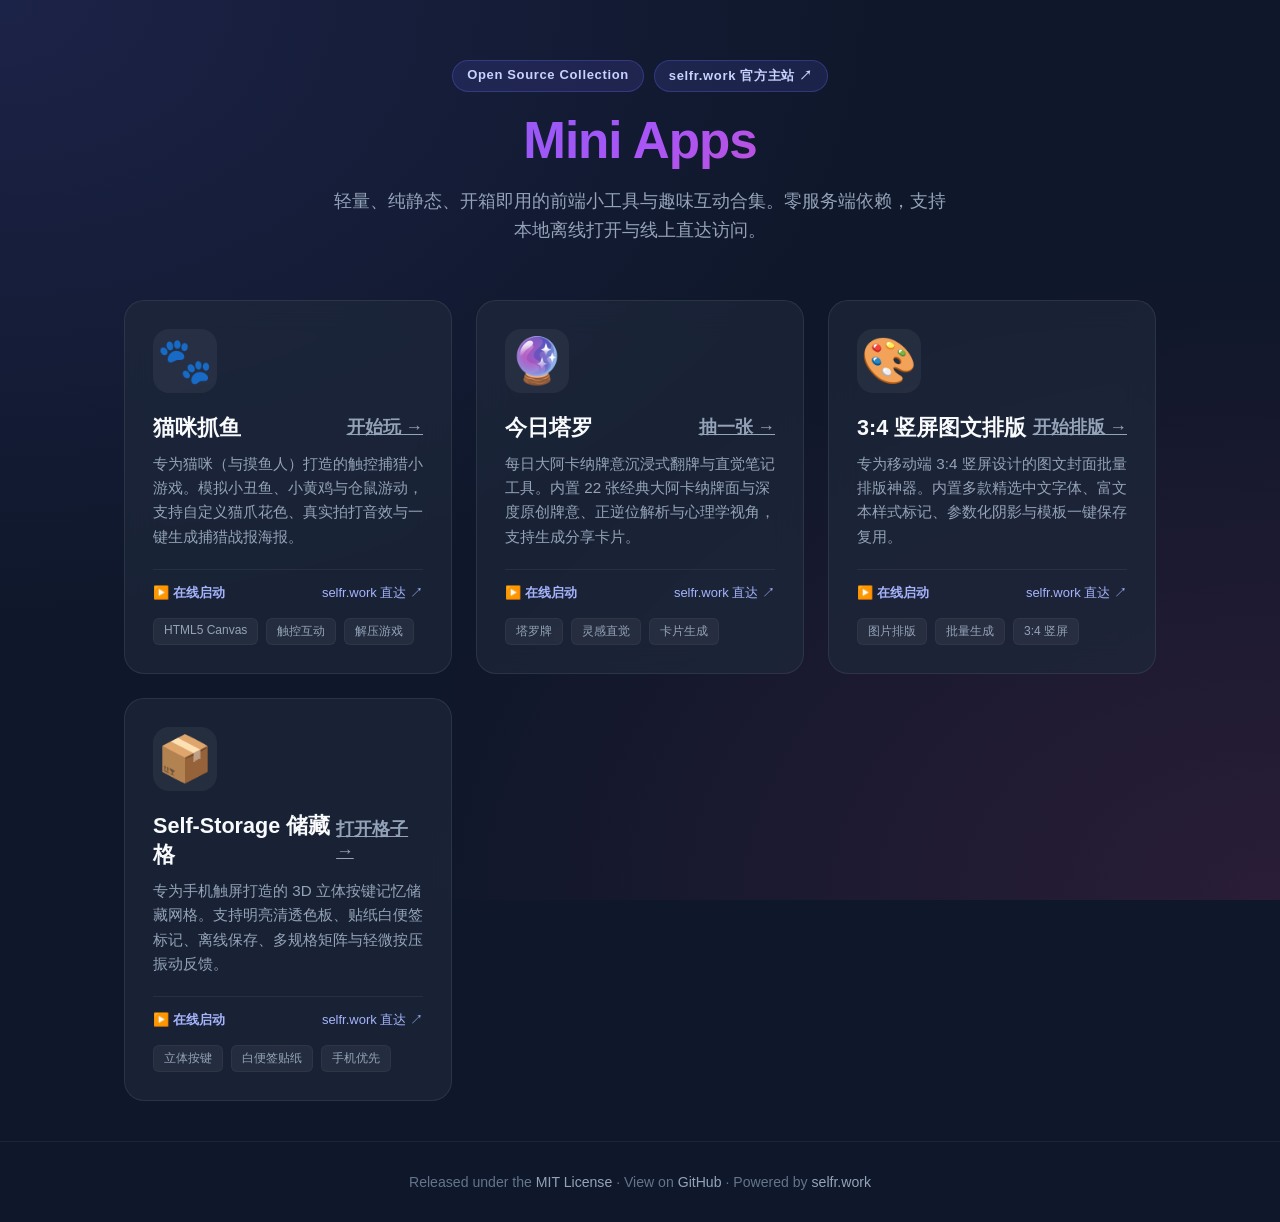
<file: index.html>
<!DOCTYPE html>
<html lang="zh-CN">
<head>
  <meta charset="UTF-8" />
  <meta name="viewport" content="width=device-width, initial-scale=1.0" />
  <title>Mini Apps - 个人轻量工具与灵感玩具箱</title>
  <meta name="description" content="纯前端、开箱即用的轻量 Web 工具与趣味小游戏集合" />
  <style>
    :root {
      --bg: #0f172a;
      --card-bg: rgba(30, 41, 59, 0.7);
      --card-border: rgba(255, 255, 255, 0.08);
      --card-hover-border: rgba(99, 102, 241, 0.4);
      --text-main: #f8fafc;
      --text-muted: #94a3b8;
      --accent: #6366f1;
      --accent-gradient: linear-gradient(135deg, #6366f1 0%, #a855f7 50%, #ec4899 100%);
    }

    * {
      box-sizing: border-box;
      margin: 0;
      padding: 0;
    }

    body {
      font-family: -apple-system, BlinkMacSystemFont, "Segoe UI", Roboto, "PingFang SC", "Hiragino Sans GB", "Microsoft YaHei", sans-serif;
      background-color: var(--bg);
      color: var(--text-main);
      min-height: 100vh;
      display: flex;
      flex-direction: column;
      background-image: 
        radial-gradient(at 0% 0%, rgba(99, 102, 241, 0.15) 0px, transparent 50%),
        radial-gradient(at 100% 100%, rgba(236, 72, 153, 0.12) 0px, transparent 50%);
      background-attachment: fixed;
    }

    .container {
      max-width: 1080px;
      margin: 0 auto;
      padding: 60px 24px 40px;
      flex: 1;
      width: 100%;
    }

    header {
      text-align: center;
      margin-bottom: 56px;
    }

    .badge-wrap {
      display: flex;
      justify-content: center;
      gap: 10px;
      margin-bottom: 18px;
    }

    .badge {
      display: inline-block;
      padding: 6px 14px;
      font-size: 13px;
      font-weight: 600;
      letter-spacing: 0.05em;
      color: #c7d2fe;
      background: rgba(99, 102, 241, 0.15);
      border: 1px solid rgba(99, 102, 241, 0.3);
      border-radius: 9999px;
      text-decoration: none;
    }

    .badge-link:hover {
      background: rgba(99, 102, 241, 0.3);
      color: #ffffff;
    }

    h1 {
      font-size: clamp(2rem, 5vw, 3.2rem);
      font-weight: 800;
      letter-spacing: -0.02em;
      line-height: 1.2;
      margin-bottom: 16px;
      background: var(--accent-gradient);
      -webkit-background-clip: text;
      -webkit-text-fill-color: transparent;
    }

    .subtitle {
      font-size: 1.1rem;
      color: var(--text-muted);
      max-width: 620px;
      margin: 0 auto;
      line-height: 1.6;
    }

    .apps-grid {
      display: grid;
      grid-template-columns: repeat(auto-fit, minmax(300px, 1fr));
      gap: 24px;
    }

    .app-card {
      position: relative;
      display: flex;
      flex-direction: column;
      background: var(--card-bg);
      backdrop-filter: blur(16px);
      -webkit-backdrop-filter: blur(16px);
      border: 1px solid var(--card-border);
      border-radius: 20px;
      padding: 28px;
      text-decoration: none;
      color: inherit;
      transition: all 0.28s cubic-bezier(0.4, 0, 0.2, 1);
      overflow: hidden;
    }

    .app-card::before {
      content: "";
      position: absolute;
      top: 0;
      left: 0;
      right: 0;
      height: 3px;
      background: var(--accent-gradient);
      opacity: 0;
      transition: opacity 0.28s ease;
    }

    .app-card:hover {
      transform: translateY(-4px);
      border-color: var(--card-hover-border);
      box-shadow: 0 20px 35px -10px rgba(0, 0, 0, 0.45);
    }

    .app-card:hover::before {
      opacity: 1;
    }

    .card-icon {
      font-size: 2.8rem;
      width: 64px;
      height: 64px;
      display: flex;
      align-items: center;
      justify-content: center;
      background: rgba(255, 255, 255, 0.05);
      border-radius: 16px;
      margin-bottom: 20px;
    }

    .card-title {
      font-size: 1.35rem;
      font-weight: 700;
      margin-bottom: 10px;
      display: flex;
      align-items: center;
      justify-content: space-between;
    }

    .card-arrow {
      font-size: 1.1rem;
      color: var(--text-muted);
      transition: transform 0.2s ease, color 0.2s ease;
    }

    .app-card:hover .card-arrow {
      transform: translateX(4px);
      color: #a855f7;
    }

    .card-desc {
      color: var(--text-muted);
      font-size: 0.95rem;
      line-height: 1.6;
      margin-bottom: 20px;
      flex: 1;
    }

    .links-row {
      display: flex;
      align-items: center;
      justify-content: space-between;
      margin-bottom: 16px;
      padding-top: 14px;
      border-top: 1px solid rgba(255, 255, 255, 0.06);
    }

    .link-selfr {
      font-size: 13px;
      color: #a5b4fc;
      text-decoration: none;
      display: inline-flex;
      align-items: center;
      gap: 4px;
      transition: color 0.2s;
    }

    .link-selfr:hover {
      color: #ffffff;
      text-decoration: underline;
    }

    .tags {
      display: flex;
      flex-wrap: wrap;
      gap: 8px;
    }

    .tag {
      font-size: 12px;
      color: #94a3b8;
      background: rgba(255, 255, 255, 0.05);
      padding: 4px 10px;
      border-radius: 6px;
      border: 1px solid rgba(255, 255, 255, 0.04);
    }

    footer {
      text-align: center;
      padding: 32px 24px;
      font-size: 0.88rem;
      color: #64748b;
      border-top: 1px solid rgba(255, 255, 255, 0.05);
    }

    footer a {
      color: #94a3b8;
      text-decoration: none;
      transition: color 0.2s;
    }

    footer a:hover {
      color: #f8fafc;
    }
  </style>
</head>
<body>
  <div class="container">
    <header>
      <div class="badge-wrap">
        <span class="badge">Open Source Collection</span>
        <a href="https://selfr.work" class="badge badge-link" target="_blank" rel="noopener noreferrer">selfr.work 官方主站 ↗</a>
      </div>
      <h1>Mini Apps</h1>
      <p class="subtitle">轻量、纯静态、开箱即用的前端小工具与趣味互动合集。零服务端依赖，支持本地离线打开与线上直达访问。</p>
    </header>

    <main class="apps-grid">
      <!-- 猫咪抓鱼 -->
      <div class="app-card">
        <div class="card-icon">🐾</div>
        <div class="card-title">
          <span>猫咪抓鱼</span>
          <a href="./catch-fish/" class="card-arrow" title="立即启动">开始玩 →</a>
        </div>
        <p class="card-desc">
          专为猫咪（与摸鱼人）打造的触控捕猎小游戏。模拟小丑鱼、小黄鸡与仓鼠游动，支持自定义猫爪花色、真实拍打音效与一键生成捕猎战报海报。
        </p>
        <div class="links-row">
          <a href="./catch-fish/" class="link-selfr" style="font-weight: 600;">▶️ 在线启动</a>
          <a href="https://selfr.work/tools/catch-fish/" class="link-selfr" target="_blank" rel="noopener noreferrer">selfr.work 直达 ↗</a>
        </div>
        <div class="tags">
          <span class="tag">HTML5 Canvas</span>
          <span class="tag">触控互动</span>
          <span class="tag">解压游戏</span>
        </div>
      </div>

      <!-- 今日塔罗 -->
      <div class="app-card">
        <div class="card-icon">🔮</div>
        <div class="card-title">
          <span>今日塔罗</span>
          <a href="./tarot/" class="card-arrow" title="立即启动">抽一张 →</a>
        </div>
        <p class="card-desc">
          每日大阿卡纳牌意沉浸式翻牌与直觉笔记工具。内置 22 张经典大阿卡纳牌面与深度原创牌意、正逆位解析与心理学视角，支持生成分享卡片。
        </p>
        <div class="links-row">
          <a href="./tarot/" class="link-selfr" style="font-weight: 600;">▶️ 在线启动</a>
          <a href="https://selfr.work/tools/tarot/" class="link-selfr" target="_blank" rel="noopener noreferrer">selfr.work 直达 ↗</a>
        </div>
        <div class="tags">
          <span class="tag">塔罗牌</span>
          <span class="tag">灵感直觉</span>
          <span class="tag">卡片生成</span>
        </div>
      </div>

      <!-- 3:4 竖屏排版 -->
      <div class="app-card">
        <div class="card-icon">🎨</div>
        <div class="card-title">
          <span>3:4 竖屏图文排版</span>
          <a href="./cover-styler/" class="card-arrow" title="立即启动">开始排版 →</a>
        </div>
        <p class="card-desc">
          专为移动端 3:4 竖屏设计的图文封面批量排版神器。内置多款精选中文字体、富文本样式标记、参数化阴影与模板一键保存复用。
        </p>
        <div class="links-row">
          <a href="./cover-styler/" class="link-selfr" style="font-weight: 600;">▶️ 在线启动</a>
          <a href="https://selfr.work/tools/cover-styler/" class="link-selfr" target="_blank" rel="noopener noreferrer">selfr.work 直达 ↗</a>
        </div>
        <div class="tags">
          <span class="tag">图片排版</span>
          <span class="tag">批量生成</span>
          <span class="tag">3:4 竖屏</span>
        </div>
      </div>

      <!-- Self-Storage 随心储藏格 -->
      <div class="app-card">
        <div class="card-icon">📦</div>
        <div class="card-title">
          <span>Self-Storage 储藏格</span>
          <a href="./self-storage/" class="card-arrow" title="立即启动">打开格子 →</a>
        </div>
        <p class="card-desc">
          专为手机触屏打造的 3D 立体按键记忆储藏网格。支持明亮清透色板、贴纸白便签标记、离线保存、多规格矩阵与轻微按压振动反馈。
        </p>
        <div class="links-row">
          <a href="./self-storage/" class="link-selfr" style="font-weight: 600;">▶️ 在线启动</a>
          <a href="https://selfr.work/tools/self-storage/" class="link-selfr" target="_blank" rel="noopener noreferrer">selfr.work 直达 ↗</a>
        </div>
        <div class="tags">
          <span class="tag">立体按键</span>
          <span class="tag">白便签贴纸</span>
          <span class="tag">手机优先</span>
        </div>
      </div>
    </main>
  </div>

  <footer>
    <p>Released under the <a href="./LICENSE">MIT License</a> · View on <a href="https://github.com/selfr7/mini-apps" target="_blank" rel="noopener noreferrer">GitHub</a> · Powered by <a href="https://selfr.work" target="_blank" rel="noopener noreferrer">selfr.work</a></p>
  </footer>
</body>
</html>
</file>
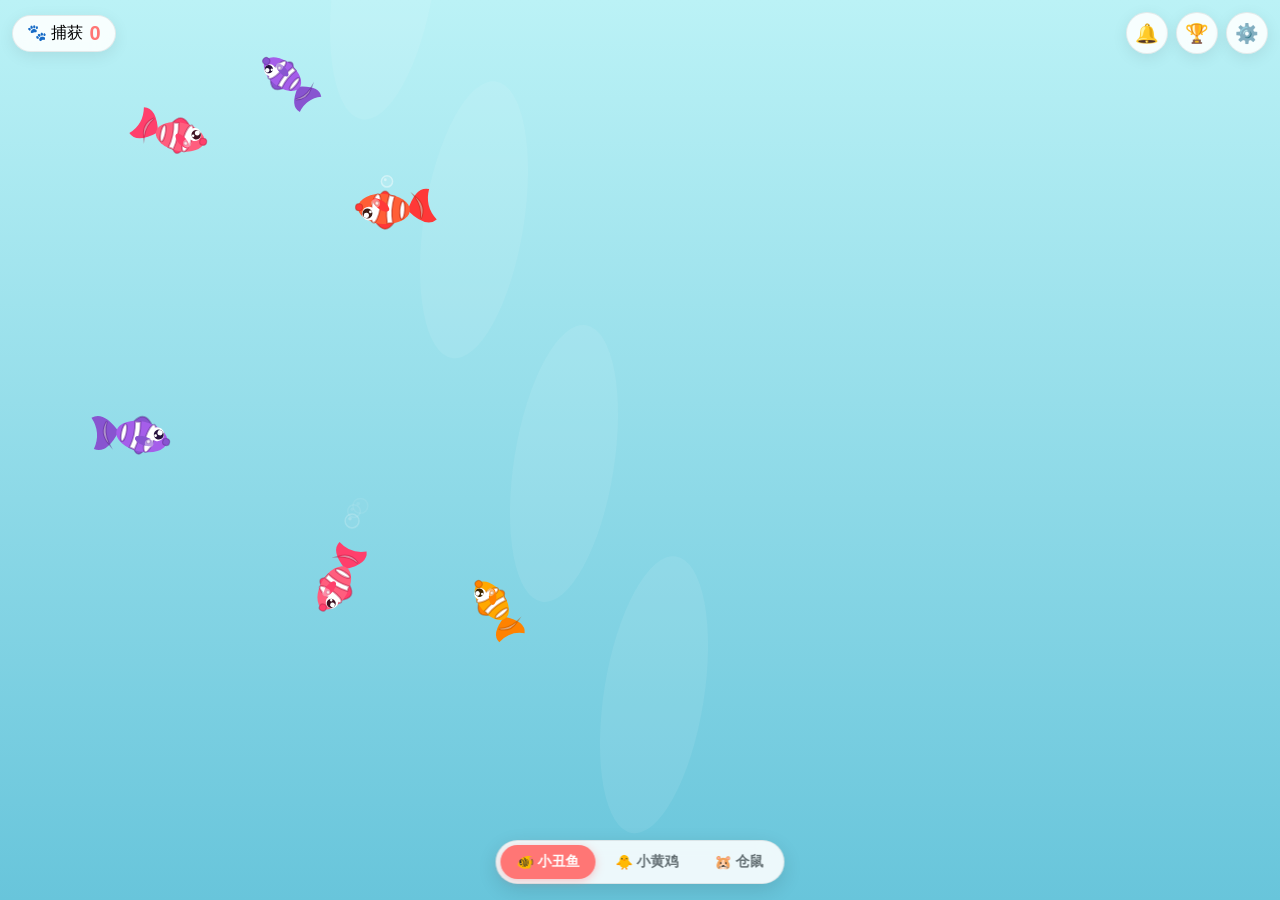
<file: cat-fish/index.html>
<!DOCTYPE html>
<html lang="zh-CN">
<head>
  <meta charset="UTF-8" />
  <meta name="viewport"
        content="width=device-width, initial-scale=1.0, maximum-scale=1.0, user-scalable=no, viewport-fit=cover" />
  <title>猫咪抓鱼</title>
  <link rel="stylesheet" href="./style.css" />
</head>
<body>
  <div id="game-container">
    <canvas id="game-canvas"></canvas>

    <!-- 顶部悬浮 HUD (防误触设计) -->
    <header class="hud-top">
      <div class="hud-pill">
        <span>🐾 捕获</span>
        <span class="score-num" id="hud-score">0</span>
      </div>

      <div class="hud-actions">
        <button type="button" class="hud-btn" id="btn-sound" aria-label="声音切换">🔔</button>
        <button type="button" class="hud-btn" id="btn-report" aria-label="战报海报">🏆</button>
        <button type="button" class="hud-btn" id="btn-settings" aria-label="游戏设置">⚙️</button>
      </div>
    </header>

    <!-- 底部猎物快速切换栏 -->
    <nav class="hud-bottom">
      <button type="button" class="mode-tab active" data-mode="fish">
        <span>🐠</span>小丑鱼
      </button>
      <button type="button" class="mode-tab" data-mode="bird">
        <span>🐥</span>小黄鸡
      </button>
      <button type="button" class="mode-tab" data-mode="mouse">
        <span>🐹</span>仓鼠
      </button>
    </nav>
  </div>

  <!-- 设置弹窗 -->
  <div class="modal-overlay" id="modal-settings" hidden>
    <div class="modal-card">
      <div class="modal-header">
        <h2 class="modal-title">🐱 游戏设置</h2>
        <button type="button" class="modal-close" id="btn-close-settings">✕</button>
      </div>

      <div class="setting-group">
        <label class="setting-label" for="inp-cat-name">猫主子昵称</label>
        <input type="text" class="inp-text" id="inp-cat-name" maxlength="10" placeholder="例如：咪咪" />
      </div>

      <div class="setting-group">
        <label class="setting-label">猫爪花色</label>
        <div class="seg-row" id="seg-skin">
          <button type="button" class="seg-btn active" data-v="white">白手套</button>
          <button type="button" class="seg-btn" data-v="orange">橘猫</button>
          <button type="button" class="seg-btn" data-v="black">黑猫</button>
          <button type="button" class="seg-btn" data-v="calico">三花</button>
        </div>
      </div>

      <div class="setting-group">
        <label class="setting-label">移动速度</label>
        <div class="seg-row" id="seg-speed">
          <button type="button" class="seg-btn" data-v="0.7">悠闲</button>
          <button type="button" class="seg-btn active" data-v="1">适中</button>
          <button type="button" class="seg-btn" data-v="1.4">敏捷</button>
        </div>
      </div>

      <div class="setting-group">
        <label class="setting-label">屏幕数量</label>
        <div class="seg-row" id="seg-count">
          <button type="button" class="seg-btn" data-v="3">3 只</button>
          <button type="button" class="seg-btn active" data-v="6">6 只</button>
          <button type="button" class="seg-btn" data-v="9">9 只</button>
        </div>
      </div>

      <button type="button" class="btn-primary" id="btn-save-settings">保存设置</button>
      <button type="button" class="btn-secondary" id="btn-reset-score">重置本次捕获数</button>
    </div>
  </div>

  <!-- 战报海报弹窗 -->
  <div class="modal-overlay" id="modal-report" hidden>
    <div class="modal-card">
      <div class="modal-header">
        <h2 class="modal-title">🏆 猫咪战报海报</h2>
        <button type="button" class="modal-close" id="btn-close-report">✕</button>
      </div>

      <div class="poster-preview-wrap">
        <img id="poster-img" alt="战报海报预览" />
      </div>

      <button type="button" class="btn-primary" id="btn-save-album">保存战报海报 💾</button>
      <div style="font-size: 12px; color: #888; text-align: center; margin-top: 8px;">手机端如未自动下载，长按上方海报即可存入相册</div>
    </div>
  </div>

  <!-- Toast 提示 -->
  <div class="toast" id="toast" hidden></div>

  <!-- 隐藏的海报生成 Canvas (3:4 竖屏标准比例) -->
  <canvas id="share-canvas" width="1080" height="1440" style="display: none;"></canvas>

  <!-- 经典脚本外链（按依赖顺序加载） -->
  <script src="./audio.js"></script>
  <script src="./game.js"></script>
  <script src="./share.js"></script>
  <script src="./app.js"></script>
</body>
</html>
</file>
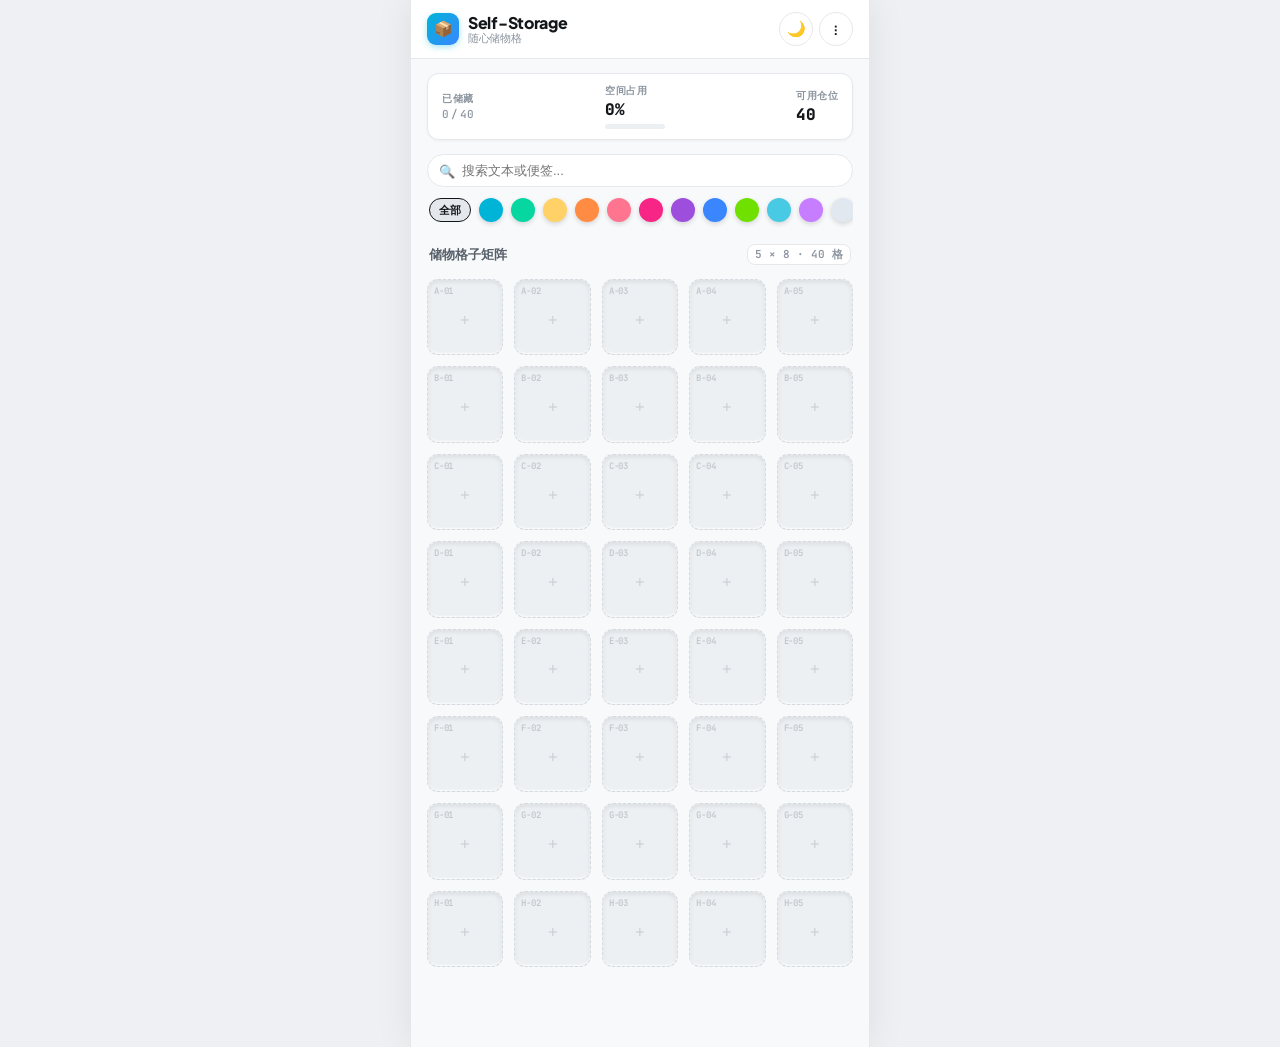
<file: self-storage/index.html>
<!DOCTYPE html>
<html lang="zh-CN">
<head>
  <meta charset="UTF-8">
  <meta name="viewport" content="width=device-width, initial-scale=1.0, maximum-scale=1.0, user-scalable=no, viewport-fit=cover">
  <title>Self-Storage | 随心储物格</title>
  <link rel="preconnect" href="https://fonts.googleapis.com">
  <link rel="preconnect" href="https://fonts.gstatic.com" crossorigin>
  <link href="https://fonts.googleapis.com/css2?family=Plus+Jakarta+Sans:wght@400;500;600;700;800&family=Noto+Serif+SC:wght@400;600;700&family=JetBrains+Mono:wght@400;600;700&display=swap" rel="stylesheet">
  <style>
    :root {
      --app-max-width: 460px; /* 限定手机尺寸 */
      --bg-ambient: #eef0f3;  /* PC端环境底色 */
      --bg: #f8f9fa;          /* 手机画布主底色 */
      --card-bg: #ffffff;
      --text-main: #14171a;
      --text-sub: #57606a;
      --text-muted: #8c959f;
      --border-subtle: #e6e8ec;
      --border-hover: #cfd4dc;
      --accent: #1e2227;
      --ring: rgba(0, 180, 216, 0.28);
      
      /* 空白底托槽位 */
      --slot-bg: #edf0f3;
      --slot-inner-shadow: inset 0 2px 4px rgba(0, 0, 0, 0.08), inset 0 -1px 2px rgba(255, 255, 255, 0.85);
      --slot-border: #d5d9e0;
      --slot-hover-bg: #e4e7ec;
      
      --shadow-sm: 0 1px 3px rgba(0, 0, 0, 0.05);
      --shadow-md: 0 4px 14px rgba(0, 0, 0, 0.08);
      --shadow-lg: 0 12px 32px rgba(0, 0, 0, 0.12);
      
      --radius-sm: 8px;
      --radius-md: 12px;
      --radius-lg: 16px;
      --radius-btn: 11px;
      
      --font-ui: 'Plus Jakarta Sans', -apple-system, BlinkMacSystemFont, "Segoe UI", Roboto, sans-serif;
      --font-serif: 'Noto Serif SC', "Songti SC", SimSun, serif;
      --font-mono: 'JetBrains Mono', Consolas, monospace;
    }

    [data-theme="dark"] {
      --bg-ambient: #090a0d;
      --bg: #121418;
      --card-bg: #181b20;
      --text-main: #f3f5f8;
      --text-sub: #9ca6b5;
      --text-muted: #616e7f;
      --border-subtle: #242932;
      --border-hover: #374151;
      --accent: #f0f3f6;
      --ring: rgba(72, 202, 228, 0.35);
      
      --slot-bg: #15181e;
      --slot-inner-shadow: inset 0 2px 5px rgba(0, 0, 0, 0.55), inset 0 -1px 1px rgba(255, 255, 255, 0.05);
      --slot-border: #262c36;
      --slot-hover-bg: #1d2129;
      
      --shadow-sm: 0 2px 4px rgba(0, 0, 0, 0.4);
      --shadow-md: 0 6px 18px rgba(0, 0, 0, 0.5);
      --shadow-lg: 0 16px 40px rgba(0, 0, 0, 0.7);
    }

    * {
      box-sizing: border-box;
      margin: 0;
      padding: 0;
      -webkit-font-smoothing: antialiased;
      -webkit-tap-highlight-color: transparent;
      touch-action: manipulation;
    }

    body {
      background-color: var(--bg-ambient);
      color: var(--text-main);
      font-family: var(--font-ui);
      min-height: 100vh;
      min-height: 100dvh;
      display: flex;
      justify-content: center;
      transition: background-color 0.25s ease, color 0.25s ease;
    }

    /* 手机主壳容器 (限制在手机尺寸，桌面居中优雅展示) */
    .mobile-phone-container {
      width: 100%;
      max-width: var(--app-max-width);
      min-height: 100vh;
      min-height: 100dvh;
      background-color: var(--bg);
      display: flex;
      flex-direction: column;
      position: relative;
      box-shadow: 0 0 35px rgba(0, 0, 0, 0.08);
      border-left: 1px solid var(--border-subtle);
      border-right: 1px solid var(--border-subtle);
    }

    @media (max-width: 500px) {
      .mobile-phone-container {
        border-left: none;
        border-right: none;
        box-shadow: none;
      }
    }

    /* 顶部导航 (原生App精致顶栏) */
    header {
      background: var(--card-bg);
      border-bottom: 1px solid var(--border-subtle);
      padding: 12px 16px;
      padding-top: max(12px, env(safe-area-inset-top));
      display: flex;
      align-items: center;
      justify-content: space-between;
      position: sticky;
      top: 0;
      z-index: 50;
      backdrop-filter: blur(12px);
    }

    .brand {
      display: flex;
      align-items: center;
      gap: 9px;
    }

    .brand-icon {
      width: 32px;
      height: 32px;
      background: linear-gradient(135deg, #00B4D8 0%, #3A86FF 100%);
      color: #ffffff;
      border-radius: 9px;
      display: flex;
      align-items: center;
      justify-content: center;
      font-weight: 800;
      font-family: var(--font-mono);
      font-size: 15px;
      box-shadow: 0 2px 6px rgba(0, 180, 216, 0.35);
      flex-shrink: 0;
    }

    .brand-title {
      font-size: 16px;
      font-weight: 800;
      letter-spacing: -0.3px;
      display: flex;
      flex-direction: column;
      line-height: 1.1;
    }

    .brand-title .tagline {
      font-size: 11px;
      font-weight: 500;
      color: var(--text-muted);
      margin-top: 1px;
    }

    .header-actions {
      display: flex;
      align-items: center;
      gap: 6px;
    }

    .icon-btn {
      width: 34px;
      height: 34px;
      border-radius: 50%;
      border: 1px solid var(--border-subtle);
      background: var(--card-bg);
      color: var(--text-main);
      display: flex;
      align-items: center;
      justify-content: center;
      cursor: pointer;
      font-size: 15px;
      transition: all 0.15s ease;
    }

    .icon-btn:active {
      transform: scale(0.92);
      background: var(--slot-hover-bg);
    }

    /* 更多功能下拉浮层 (Settings Menu) */
    .menu-dropdown {
      position: absolute;
      top: 56px;
      right: 14px;
      background: var(--card-bg);
      border: 1px solid var(--border-subtle);
      border-radius: var(--radius-md);
      box-shadow: var(--shadow-lg);
      width: 220px;
      padding: 6px;
      z-index: 100;
      display: none;
      flex-direction: column;
      gap: 4px;
      animation: fadeInDown 0.18s cubic-bezier(0.16, 1, 0.3, 1);
    }

    .menu-dropdown.show {
      display: flex;
    }

    @keyframes fadeInDown {
      0% { opacity: 0; transform: translateY(-8px); }
      100% { opacity: 1; transform: translateY(0); }
    }

    .menu-item {
      padding: 9px 12px;
      font-size: 13px;
      font-weight: 600;
      color: var(--text-main);
      border-radius: 6px;
      cursor: pointer;
      display: flex;
      align-items: center;
      justify-content: space-between;
      transition: background-color 0.12s;
    }

    .menu-item:hover, .menu-item:active {
      background: var(--slot-hover-bg);
    }

    .menu-item.danger {
      color: #e63946;
    }

    .menu-divider {
      height: 1px;
      background: var(--border-subtle);
      margin: 4px 0;
    }

    /* 手机主体内容区 */
    main {
      flex: 1;
      padding: 14px 16px 80px;
      display: flex;
      flex-direction: column;
      gap: 14px;
    }

    /* 手机端紧凑统计看板 */
    .mobile-dashboard {
      background: var(--card-bg);
      border: 1px solid var(--border-subtle);
      border-radius: var(--radius-md);
      padding: 10px 14px;
      display: flex;
      align-items: center;
      justify-content: space-between;
      box-shadow: var(--shadow-sm);
    }

    .dashboard-stat-unit {
      display: flex;
      flex-direction: column;
      align-items: flex-start;
      gap: 1px;
    }

    .dash-label {
      font-size: 10px;
      font-weight: 700;
      color: var(--text-muted);
      text-transform: uppercase;
      letter-spacing: 0.5px;
    }

    .dash-value {
      font-size: 16px;
      font-weight: 800;
      font-family: var(--font-mono);
      display: flex;
      align-items: baseline;
      gap: 2px;
    }

    .dash-value span {
      font-size: 11px;
      color: var(--text-muted);
      font-weight: 500;
    }

    .dash-progress-wrap {
      width: 60px;
      height: 5px;
      background: var(--slot-bg);
      border-radius: 99px;
      overflow: hidden;
      margin-top: 3px;
    }

    .dash-progress-fill {
      height: 100%;
      background: linear-gradient(90deg, #00B4D8, #FF758F);
      width: 0%;
      transition: width 0.35s ease;
      border-radius: 99px;
    }

    /* 搜索与颜色横向滑条 */
    .filter-section {
      display: flex;
      flex-direction: column;
      gap: 8px;
    }

    .search-bar {
      position: relative;
      width: 100%;
    }

    .search-input {
      width: 100%;
      padding: 8px 12px 8px 34px;
      font-size: 13px;
      border-radius: 20px;
      border: 1px solid var(--border-subtle);
      background: var(--card-bg);
      color: var(--text-main);
      outline: none;
      transition: border-color 0.2s, box-shadow 0.2s;
    }

    .search-input:focus {
      border-color: #00B4D8;
      box-shadow: 0 0 0 3px var(--ring);
    }

    .search-icon {
      position: absolute;
      left: 12px;
      top: 50%;
      transform: translateY(-50%);
      color: var(--text-muted);
      font-size: 13px;
      pointer-events: none;
    }

    /* 横向滑动色盘 */
    .color-scroll-track {
      display: flex;
      align-items: center;
      gap: 8px;
      overflow-x: auto;
      padding: 3px 2px 6px;
      scrollbar-width: none;
      -webkit-overflow-scrolling: touch;
    }

    .color-scroll-track::-webkit-scrollbar {
      display: none;
    }

    .palette-btn {
      width: 24px;
      height: 24px;
      border-radius: 50%;
      border: 2px solid transparent;
      cursor: pointer;
      flex-shrink: 0;
      box-shadow: 0 2px 5px rgba(0,0,0,0.15);
      transition: transform 0.15s;
    }

    .palette-btn:active {
      transform: scale(0.9);
    }

    .palette-btn.active {
      border-color: var(--text-main);
      transform: scale(1.15);
      box-shadow: 0 0 0 2px var(--card-bg), 0 3px 6px rgba(0,0,0,0.3);
    }

    .palette-all-btn {
      font-size: 11px;
      color: var(--text-sub);
      background: var(--card-bg);
      border: 1px solid var(--border-subtle);
      border-radius: 12px;
      cursor: pointer;
      padding: 3px 9px;
      font-weight: 700;
      flex-shrink: 0;
      height: 24px;
      display: flex;
      align-items: center;
    }

    .palette-all-btn.active {
      color: var(--text-main);
      border-color: var(--text-main);
      background: var(--slot-hover-bg);
    }

    /* 网格标题栏 */
    .matrix-bar {
      display: flex;
      align-items: center;
      justify-content: space-between;
      margin-top: 2px;
      padding: 0 2px;
    }

    .matrix-title {
      font-size: 13px;
      font-weight: 700;
      color: var(--text-sub);
    }

    .matrix-badge {
      font-size: 11px;
      font-family: var(--font-mono);
      font-weight: 600;
      color: var(--text-muted);
      background: var(--card-bg);
      border: 1px solid var(--border-subtle);
      padding: 2px 7px;
      border-radius: 8px;
    }

    /* 储藏网格核心区域 (手机自适应列) */
    .storage-grid {
      display: grid;
      gap: 11px;
      width: 100%;
      margin: 0 auto;
    }

    /* 3D 立体按键格子 */
    .cell {
      position: relative;
      aspect-ratio: 1 / 1;
      border-radius: var(--radius-btn);
      cursor: pointer;
      display: flex;
      align-items: center;
      justify-content: center;
      user-select: none;
      transition: transform 0.08s ease, box-shadow 0.08s ease;
    }

    /* 空白格：微凹底托槽位 */
    .cell.empty {
      background: var(--slot-bg);
      border: 1.5px dashed var(--slot-border);
      box-shadow: var(--slot-inner-shadow);
      color: var(--text-muted);
    }

    .cell.empty:active {
      background: var(--slot-hover-bg);
      border-color: #00B4D8;
      transform: scale(0.96);
    }

    .cell.empty .cell-id-subtle {
      position: absolute;
      top: 5px;
      left: 6px;
      font-size: 9px;
      font-family: var(--font-mono);
      font-weight: 600;
      opacity: 0.45;
      letter-spacing: -0.2px;
    }

    .cell.empty .cell-plus {
      font-size: 16px;
      font-weight: 400;
      opacity: 0.35;
      color: var(--text-muted);
    }

    /* 填充格：立体实体按键 */
    .cell.filled {
      border: none;
      background-image: linear-gradient(180deg, rgba(255, 255, 255, 0.42) 0%, rgba(255, 255, 255, 0.12) 45%, rgba(0, 0, 0, 0.08) 100%);
      box-shadow: 
        inset 0 1px 1px rgba(255, 255, 255, 0.75),
        0 4.5px 0 var(--cell-shadow-base),
        0 7px 12px rgba(0, 0, 0, 0.16);
      transform: translateY(0);
      animation: cellPop 0.2s cubic-bezier(0.175, 0.885, 0.32, 1.275);
    }

    @keyframes cellPop {
      0% { transform: scale(0.85); opacity: 0.6; }
      100% { transform: scale(1); opacity: 1; }
    }

    /* 手机触屏按压深度打击感 (Active Press) */
    .cell.filled:active {
      transform: translateY(3.5px);
      box-shadow: 
        inset 0 2px 4px rgba(0, 0, 0, 0.15),
        0 1px 0 var(--cell-shadow-base),
        0 2px 4px rgba(0, 0, 0, 0.16);
      filter: brightness(0.97);
    }

    /* 纯色格微光珠光质感 */
    .cell.filled.pure-color::after {
      content: '';
      position: absolute;
      top: 14%;
      left: 16%;
      width: 25%;
      height: 14%;
      background: radial-gradient(ellipse at center, rgba(255, 255, 255, 0.7) 0%, rgba(255, 255, 255, 0) 80%);
      border-radius: 50%;
      pointer-events: none;
    }

    /* 白色便签贴纸：白底贴纸 + 盒子同色字 */
    .cell-sticker-label {
      background: #ffffff;
      border-radius: 4px;
      padding: 3px 6px;
      min-width: 24px;
      display: inline-flex;
      align-items: center;
      justify-content: center;
      text-align: center;
      font-size: 13px;
      font-weight: 800;
      line-height: 1.1;
      letter-spacing: 0.5px;
      box-shadow: 
        0 1.5px 3.5px rgba(0, 0, 0, 0.22), 
        inset 0 0 0 1px rgba(0, 0, 0, 0.05);
      z-index: 2;
      pointer-events: none;
      max-width: 86%;
      overflow: hidden;
      white-space: nowrap;
      text-overflow: ellipsis;
    }

    .cell-sticker-label.single-char {
      font-size: 15px;
      padding: 3px 5px;
    }

    .cell-filled-id {
      position: absolute;
      bottom: 4px;
      right: 5px;
      font-size: 8px;
      font-family: var(--font-mono);
      font-weight: 700;
      opacity: 0.4;
      line-height: 1;
      pointer-events: none;
    }

    .cell.filtered-out {
      opacity: 0.12 !important;
      transform: scale(0.92) !important;
      box-shadow: none !important;
      pointer-events: none;
      filter: grayscale(85%);
    }

    .cell.search-matched {
      outline: 3px solid #FFD166;
      outline-offset: 2px;
      box-shadow: 0 0 16px rgba(255, 209, 102, 0.85) !important;
      transform: scale(1.05) !important;
      z-index: 10;
    }

    /* 悬停气泡 Tooltip (桌面端辅助) */
    .cell-tooltip {
      position: absolute;
      bottom: calc(100% + 8px);
      left: 50%;
      transform: translateX(-50%);
      background: rgba(18, 22, 28, 0.94);
      color: #ffffff;
      padding: 6px 11px;
      border-radius: var(--radius-sm);
      font-size: 11px;
      font-family: var(--font-ui);
      white-space: nowrap;
      max-width: 220px;
      overflow: hidden;
      text-overflow: ellipsis;
      pointer-events: none;
      opacity: 0;
      visibility: hidden;
      transition: opacity 0.15s ease;
      z-index: 100;
      box-shadow: var(--shadow-md);
      backdrop-filter: blur(6px);
      border: 1px solid rgba(255, 255, 255, 0.12);
    }

    @media (hover: hover) {
      .cell:hover .cell-tooltip {
        opacity: 1;
        visibility: visible;
      }
    }

    /* ========================================================
     * 移动端专属抽屉弹窗 (Bottom Sheet / Drawer)
     * ======================================================== */
    .modal-backdrop {
      position: fixed;
      inset: 0;
      background: rgba(10, 14, 20, 0.6);
      backdrop-filter: blur(6px);
      display: flex;
      align-items: flex-end; /* 手机端贴底弹出 */
      justify-content: center;
      z-index: 1000;
      opacity: 0;
      visibility: hidden;
      transition: opacity 0.22s ease, visibility 0.22s ease;
    }

    .modal-backdrop.active {
      opacity: 1;
      visibility: visible;
    }

    .modal-container {
      background: var(--card-bg);
      border-top-left-radius: 20px;
      border-top-right-radius: 20px;
      width: 100%;
      max-width: var(--app-max-width);
      box-shadow: 0 -8px 30px rgba(0, 0, 0, 0.2);
      overflow: hidden;
      transform: translateY(100%); /* 从屏幕底端滑出 */
      transition: transform 0.24s cubic-bezier(0.16, 1, 0.3, 1);
      display: flex;
      flex-direction: column;
      max-height: 88vh;
      max-height: 88dvh;
      border-top: 1px solid var(--border-subtle);
    }

    .modal-backdrop.active .modal-container {
      transform: translateY(0);
    }

    /* 顶部拖拽把手指示条 */
    .modal-drag-bar {
      width: 36px;
      height: 4px;
      background: var(--slot-border);
      border-radius: 99px;
      margin: 10px auto 4px;
    }

    .modal-header {
      padding: 10px 18px 12px;
      border-bottom: 1px solid var(--border-subtle);
      display: flex;
      align-items: center;
      justify-content: space-between;
      position: relative;
    }

    .modal-cell-tag {
      font-size: 12px;
      font-family: var(--font-mono);
      font-weight: 700;
      color: var(--text-sub);
      background: var(--bg);
      padding: 3px 8px;
      border-radius: 6px;
      border: 1px solid var(--border-subtle);
    }

    .modal-title {
      font-size: 15px;
      font-weight: 800;
      color: var(--text-main);
    }

    .modal-close-btn {
      background: none;
      border: none;
      color: var(--text-muted);
      cursor: pointer;
      font-size: 22px;
      line-height: 1;
      padding: 4px 6px;
      border-radius: 6px;
    }

    .modal-body {
      padding: 16px 18px;
      display: flex;
      flex-direction: column;
      gap: 14px;
      overflow-y: auto;
      -webkit-overflow-scrolling: touch;
    }

    .field-label {
      font-size: 12px;
      font-weight: 700;
      color: var(--text-main);
      margin-bottom: 6px;
      display: flex;
      align-items: center;
      justify-content: space-between;
    }

    /* 调色板选色器 */
    .color-picker-group {
      display: flex;
      align-items: center;
      gap: 9px;
      flex-wrap: wrap;
    }

    .color-swatch-item {
      width: 30px;
      height: 30px;
      border-radius: 50%;
      cursor: pointer;
      border: 2.5px solid transparent;
      box-shadow: 0 2px 5px rgba(0, 0, 0, 0.15);
      transition: transform 0.12s;
    }

    .color-swatch-item:active {
      transform: scale(0.9);
    }

    .color-swatch-item.selected {
      border-color: var(--text-main);
      transform: scale(1.15);
      box-shadow: 0 0 0 2px var(--card-bg), 0 3px 8px rgba(0, 0, 0, 0.25);
    }

    .custom-color-input {
      width: 30px;
      height: 30px;
      border-radius: 50%;
      border: 1px dashed var(--border-subtle);
      cursor: pointer;
      background: transparent;
      padding: 0;
      appearance: none;
      -webkit-appearance: none;
    }

    .custom-color-input::-webkit-color-swatch-wrapper {
      padding: 0;
    }

    .custom-color-input::-webkit-color-swatch {
      border: none;
      border-radius: 50%;
    }

    /* 专属盒子标签双向输入区 */
    .tag-explicit-row {
      display: flex;
      align-items: center;
      gap: 10px;
      background: var(--bg);
      border: 1px solid var(--border-subtle);
      border-radius: var(--radius-sm);
      padding: 8px 12px;
    }

    .tag-input-box {
      width: 76px;
      padding: 6px 8px;
      font-size: 14px;
      font-weight: 800;
      text-align: center;
      border-radius: 6px;
      border: 1.5px solid var(--border-subtle);
      background: var(--card-bg);
      color: var(--text-main);
      outline: none;
    }

    .tag-input-box:focus {
      border-color: #00B4D8;
    }

    .tag-explicit-tip {
      font-size: 11px;
      color: var(--text-muted);
      line-height: 1.35;
      flex: 1;
    }

    /* 文本输入框 */
    .storage-textarea {
      width: 100%;
      min-height: 110px;
      padding: 12px;
      font-size: 14px;
      font-family: var(--font-serif);
      line-height: 1.6;
      border-radius: var(--radius-sm);
      border: 1px solid var(--border-subtle);
      background: var(--bg);
      color: var(--text-main);
      resize: none;
      outline: none;
    }

    .storage-textarea:focus {
      border-color: #00B4D8;
      background: var(--card-bg);
    }

    .tag-detect-banner {
      display: flex;
      align-items: center;
      justify-content: space-between;
      padding: 7px 10px;
      border-radius: var(--radius-sm);
      background: var(--bg);
      border: 1px solid var(--border-subtle);
      font-size: 11px;
    }

    .tag-pill-preview {
      display: inline-flex;
      align-items: center;
      padding: 2px 8px;
      background: #ffffff;
      color: #00B4D8;
      font-weight: 800;
      border-radius: 4px;
      font-size: 12px;
      letter-spacing: 0.5px;
      box-shadow: 0 1.5px 3px rgba(0, 0, 0, 0.12), inset 0 0 0 1px rgba(0, 0, 0, 0.08);
    }

    .tag-pill-preview.empty {
      background: var(--slot-bg);
      color: var(--text-muted);
      box-shadow: none;
      border: 1px solid var(--border-subtle);
      font-weight: 500;
    }

    /* 查看模式 */
    .view-tag-header {
      display: flex;
      align-items: center;
      gap: 8px;
      margin-bottom: 8px;
    }

    .view-tag-badge {
      font-size: 13px;
      font-weight: 800;
      padding: 3px 10px;
      border-radius: 5px;
      background: #ffffff;
      color: #3A86FF;
      box-shadow: 0 1.5px 4px rgba(0, 0, 0, 0.15), inset 0 0 0 1px rgba(0, 0, 0, 0.08);
      letter-spacing: 0.5px;
    }

    .view-content-box {
      background: var(--bg);
      border: 1px solid var(--border-subtle);
      border-radius: var(--radius-sm);
      padding: 14px 16px;
      font-family: var(--font-serif);
      font-size: 15px;
      line-height: 1.7;
      color: var(--text-main);
      white-space: pre-wrap;
      word-break: break-word;
      max-height: 240px;
      overflow-y: auto;
    }

    .storage-meta-info {
      display: flex;
      align-items: center;
      justify-content: space-between;
      font-size: 11px;
      color: var(--text-muted);
      font-family: var(--font-mono);
      padding-top: 2px;
    }

    /* 抽屉底部操作栏 */
    .modal-footer {
      padding: 12px 18px;
      padding-bottom: max(14px, env(safe-area-inset-bottom));
      background: var(--bg);
      border-top: 1px solid var(--border-subtle);
      display: flex;
      align-items: center;
      justify-content: space-between;
      gap: 10px;
    }

    .btn {
      display: inline-flex;
      align-items: center;
      justify-content: center;
      gap: 6px;
      padding: 9px 16px;
      font-size: 13px;
      font-weight: 700;
      border-radius: var(--radius-sm);
      border: 1px solid var(--border-subtle);
      background: var(--card-bg);
      color: var(--text-main);
      cursor: pointer;
      font-family: var(--font-ui);
    }

    .btn:active {
      transform: scale(0.96);
    }

    .btn-primary {
      background: linear-gradient(180deg, #181a1d 0%, #0d0f11 100%);
      color: #ffffff;
      border-color: #181a1d;
      flex: 1;
    }

    [data-theme="dark"] .btn-primary {
      background: linear-gradient(180deg, #38BDF8 0%, #0284C7 100%);
      color: #0c1520;
      border-color: #38BDF8;
    }

    .btn-danger {
      color: #e63946;
      border-color: rgba(230, 57, 70, 0.3);
    }

    /* 规格切换弹窗 */
    .grid-modal-overlay {
      position: fixed;
      inset: 0;
      background: rgba(0,0,0,0.5);
      z-index: 1200;
      display: none;
      align-items: center;
      justify-content: center;
      padding: 20px;
    }

    .grid-modal-overlay.show {
      display: flex;
    }

    .grid-modal-card {
      background: var(--card-bg);
      border: 1px solid var(--border-subtle);
      border-radius: var(--radius-lg);
      width: 100%;
      max-width: 320px;
      padding: 18px;
      box-shadow: var(--shadow-lg);
      display: flex;
      flex-direction: column;
      gap: 12px;
    }

    .grid-option-btn {
      padding: 10px 14px;
      border-radius: 8px;
      border: 1px solid var(--border-subtle);
      background: var(--bg);
      color: var(--text-main);
      font-size: 13px;
      font-weight: 600;
      display: flex;
      align-items: center;
      justify-content: space-between;
      cursor: pointer;
    }

    .grid-option-btn.active {
      border-color: #00B4D8;
      background: var(--slot-hover-bg);
      color: #00B4D8;
    }

    /* Toast 浮条 (手机顶部或贴近视口) */
    .toast-container {
      position: fixed;
      top: 18px;
      left: 50%;
      transform: translateX(-50%);
      width: 90%;
      max-width: 380px;
      display: flex;
      flex-direction: column;
      gap: 8px;
      z-index: 2000;
      pointer-events: none;
    }

    .toast {
      background: var(--accent);
      color: var(--card-bg);
      padding: 10px 14px;
      border-radius: 20px;
      font-size: 12px;
      font-weight: 700;
      box-shadow: var(--shadow-lg);
      transform: translateY(-20px);
      opacity: 0;
      transition: transform 0.2s ease, opacity 0.2s ease;
      display: flex;
      align-items: center;
      justify-content: center;
      gap: 6px;
      text-align: center;
    }

    .toast.show {
      transform: translateY(0);
      opacity: 1;
    }
  </style>
</head>
<body>

  <!-- 手机视口容器 -->
  <div class="mobile-phone-container">
    
    <!-- 顶部原生式导航 -->
    <header>
      <div class="brand">
        <div class="brand-icon">📦</div>
        <div class="brand-title">
          <span>Self-Storage</span>
          <span class="tagline">随心储物格</span>
        </div>
      </div>
      <div class="header-actions">
        <button class="icon-btn" id="themeToggleBtn" title="切换深色/浅色模式">
          <span id="themeIcon">🌙</span>
        </button>
        <button class="icon-btn" id="moreMenuBtn" title="更多功能">
          <span>⋮</span>
        </button>
      </div>

      <!-- 更多功能下拉菜单 -->
      <div class="menu-dropdown" id="moreMenuDropdown">
        <div class="menu-item" id="menuGridSizeBtn">
          <span>📐 切换网格规格</span>
          <span style="font-size:11px; color:var(--text-muted);" id="menuGridBadge">5×8</span>
        </div>
        <div class="menu-divider"></div>
        <div class="menu-item" id="menuExportBtn">
          <span>📤 备份导出 (JSON)</span>
        </div>
        <div class="menu-item" id="menuImportBtn">
          <span>📥 导入备份数据</span>
        </div>
        <input type="file" id="importFileInput" accept=".json" style="display:none;">
        <div class="menu-divider"></div>
        <div class="menu-item danger" id="menuResetBtn">
          <span>🗑️ 清空全部储物格</span>
        </div>
      </div>
    </header>

    <!-- 主体区域 -->
    <main>
      <!-- 紧凑统计看板 -->
      <div class="mobile-dashboard">
        <div class="dashboard-stat-unit">
          <span class="dash-label">已储藏</span>
          <div class="dash-value">
            <span id="filledCount">0</span>
            <span>/</span>
            <span id="totalCellsCount">40</span>
          </div>
        </div>

        <div class="dashboard-stat-unit">
          <span class="dash-label">空间占用</span>
          <div class="dash-value" id="occupancyRate">0%</div>
          <div class="dash-progress-wrap">
            <div class="dash-progress-fill" id="occupancyBar"></div>
          </div>
        </div>

        <div class="dashboard-stat-unit">
          <span class="dash-label">可用仓位</span>
          <div class="dash-value" id="freeCount">40</div>
        </div>
      </div>

      <!-- 搜索与横向滑动调色筛选条 -->
      <div class="filter-section">
        <div class="search-bar">
          <span class="search-icon">🔍</span>
          <input type="text" class="search-input" id="searchInput" placeholder="搜索文本或便签...">
        </div>

        <div class="color-scroll-track" id="colorFilterPalette">
          <button class="palette-all-btn active" data-color="all">全部</button>
          <!-- JS 自动注入横向调色圈 -->
        </div>
      </div>

      <!-- 矩阵网格标题 -->
      <div class="matrix-bar">
        <span class="matrix-title">储物格子矩阵</span>
        <span class="matrix-badge" id="gridBadge">5 × 8 · 40 格</span>
      </div>

      <!-- 核心储藏网格 (5列黄金排布) -->
      <div class="storage-grid" id="storageGrid">
        <!-- JS 动态注入 -->
      </div>
    </main>

  </div>

  <!-- 手机端底部上滑抽屉 (Bottom Sheet Modal) -->
  <div class="modal-backdrop" id="storageModal">
    <div class="modal-container">
      <div class="modal-drag-bar"></div>
      
      <div class="modal-header">
        <div style="display:flex; align-items:center; gap:8px;">
          <span class="modal-cell-tag" id="modalCellId">#A-01</span>
          <h3 class="modal-title" id="modalTitle">存入储物格</h3>
        </div>
        <button class="modal-close-btn" id="modalCloseBtn">&times;</button>
      </div>

      <!-- 录入与编辑模式 -->
      <div class="modal-body" id="modalEditSection">
        <div>
          <div class="field-label">
            <span>挑选盒子色彩</span>
            <span style="font-weight:700; font-family:var(--font-mono); color:var(--text-sub);" id="colorHexLabel">#00B4D8</span>
          </div>
          <div class="color-picker-group" id="swatchList">
            <input type="color" class="custom-color-input" id="customColorPicker" title="自选颜色">
          </div>
        </div>

        <!-- 显式便签输入框 (双向联动) -->
        <div>
          <div class="field-label">
            <span>白色便签文字（最多两字）</span>
            <span style="font-size:11px; font-weight:normal; color:var(--text-muted);">留空即纯色盒子</span>
          </div>
          <div class="tag-explicit-row">
            <input type="text" class="tag-input-box" id="explicitTagInput" maxlength="2" placeholder="无标签">
            <div class="tag-explicit-tip">
              文本末尾写 <strong>#标签</strong> 或 <strong>＃标签</strong> 会自动同步；留空则方格为纯色。
            </div>
          </div>
        </div>

        <div>
          <div class="field-label">
            <span>储藏的文本内容</span>
          </div>
          <textarea class="storage-textarea" id="storageTextarea" placeholder="在这里写下你要存放的文字内容（例如：今天在海边散步 #海）..."></textarea>
        </div>

        <!-- 实时贴纸预览条 -->
        <div class="tag-detect-banner">
          <div style="display:flex; align-items:center; gap:6px;">
            <span style="color:var(--text-sub);">表面贴纸:</span>
            <span class="tag-pill-preview empty" id="tagDetectPreview">纯色方格 (无便签)</span>
          </div>
          <span style="font-size:10px; color:var(--text-muted);">白底 + 盒色字</span>
        </div>
      </div>

      <!-- 查看模式 -->
      <div class="modal-body" id="modalViewSection" style="display:none;">
        <div class="view-tag-header" id="viewTagHeader" style="display:none;">
          <span style="font-size:12px; font-weight:700; color:var(--text-muted);">便签标签：</span>
          <span class="view-tag-badge" id="viewTagBadge">灵感</span>
        </div>
        <div>
          <div class="field-label">储藏的文字内容</div>
          <div class="view-content-box" id="viewContentBox"></div>
        </div>
        <div class="storage-meta-info">
          <span id="viewTimeInfo">存入：-</span>
          <span id="viewCharCount">共 0 字</span>
        </div>
      </div>

      <!-- 抽屉底部按钮 -->
      <div class="modal-footer">
        <button class="btn btn-danger" id="deleteCellBtn" style="display:none;">取出清空</button>
        <button class="btn" id="modalCancelBtn">取消</button>
        <button class="btn" id="editFromViewBtn" style="display:none; flex:1;">修改编辑</button>
        <button class="btn btn-primary" id="saveCellBtn">保存封存</button>
      </div>
    </div>
  </div>

  <!-- 网格规格切换浮层 -->
  <div class="grid-modal-overlay" id="gridModalOverlay">
    <div class="grid-modal-card">
      <div style="display:flex; justify-content:space-between; align-items:center;">
        <h4 style="font-size:14px; font-weight:800;">选择手机网格规格</h4>
        <button class="modal-close-btn" id="gridModalCloseBtn">&times;</button>
      </div>
      <div style="display:flex; flex-direction:column; gap:8px;" id="gridOptionList">
        <button class="grid-option-btn" data-size="4x6">
          <span>4 列 × 6 行 (24 格 · 宽松舒适)</span>
        </button>
        <button class="grid-option-btn active" data-size="5x8">
          <span>5 列 × 8 行 (40 格 · 黄金推荐)</span>
        </button>
        <button class="grid-option-btn" data-size="5x10">
          <span>5 列 × 10 行 (50 格 · 纵向长幅)</span>
        </button>
        <button class="grid-option-btn" data-size="6x10">
          <span>6 列 × 10 行 (60 格 · 紧凑容量)</span>
        </button>
        <button class="grid-option-btn" data-size="6x14">
          <span>6 列 × 14 行 (84 格 · 超大矩阵)</span>
        </button>
      </div>
    </div>
  </div>

  <!-- Toast -->
  <div class="toast-container" id="toastContainer"></div>

  <script>
    /**
     * Self-Storage 手机优先版 (Mobile First Edition)
     * 特性：
     * 1. 限定手机视口（max-width: 460px）
     * 2. 5 列黄金触屏网格（大拇指触控热区）
     * 3. 抽屉式 Bottom Sheet 弹窗
     * 4. 白底便签贴纸 + 盒色字体
     * 5. 触控微振动反馈支持
     */
    const STORAGE_KEY = 'self_storage_data_v1';
    const THEME_KEY = 'self_storage_theme';
    const GRID_SIZE_KEY = 'self_storage_grid_size_mobile';

    const BRIGHT_PRESET_COLORS = [
      { name: '晴空冰蓝', hex: '#00B4D8' },
      { name: '荧光薄荷', hex: '#06D6A0' },
      { name: '柠檬苏打', hex: '#FFD166' },
      { name: '珊瑚果甜', hex: '#FF8C42' },
      { name: '蜜桃气泡', hex: '#FF758F' },
      { name: '霓虹甜莓', hex: '#F72585' },
      { name: '紫藤葡萄', hex: '#9D4EDD' },
      { name: '浅海钻蓝', hex: '#3A86FF' },
      { name: '电光嫩绿', hex: '#70E000' },
      { name: '极光青白', hex: '#48CAE4' },
      { name: '丁香浅紫', hex: '#C77DFF' },
      { name: '云白晶体', hex: '#E2E8F0' }
    ];

    let state = {
      gridCols: 5, // 手机默认黄金 5 列
      gridRows: 8, // 40 格
      items: {},
      activeCellIndex: null,
      selectedColor: BRIGHT_PRESET_COLORS[0].hex,
      currentColorFilter: 'all',
      searchKeyword: '',
      isEditMode: true
    };

    // DOM 元素引用
    const storageGrid = document.getElementById('storageGrid');
    const filledCountEl = document.getElementById('filledCount');
    const totalCellsCountEl = document.getElementById('totalCellsCount');
    const occupancyRateEl = document.getElementById('occupancyRate');
    const occupancyBarEl = document.getElementById('occupancyBar');
    const freeCountEl = document.getElementById('freeCount');
    const searchInput = document.getElementById('searchInput');
    const colorFilterPalette = document.getElementById('colorFilterPalette');
    const gridBadge = document.getElementById('gridBadge');
    const menuGridBadge = document.getElementById('menuGridBadge');

    // 更多菜单
    const moreMenuBtn = document.getElementById('moreMenuBtn');
    const moreMenuDropdown = document.getElementById('moreMenuDropdown');
    const menuGridSizeBtn = document.getElementById('menuGridSizeBtn');
    const menuExportBtn = document.getElementById('menuExportBtn');
    const menuImportBtn = document.getElementById('menuImportBtn');
    const importFileInput = document.getElementById('importFileInput');
    const menuResetBtn = document.getElementById('menuResetBtn');

    // 规格弹窗
    const gridModalOverlay = document.getElementById('gridModalOverlay');
    const gridModalCloseBtn = document.getElementById('gridModalCloseBtn');
    const gridOptionList = document.getElementById('gridOptionList');

    // 抽屉弹窗元素
    const storageModal = document.getElementById('storageModal');
    const modalTitle = document.getElementById('modalTitle');
    const modalCellId = document.getElementById('modalCellId');
    const modalCloseBtn = document.getElementById('modalCloseBtn');
    const modalCancelBtn = document.getElementById('modalCancelBtn');
    const saveCellBtn = document.getElementById('saveCellBtn');
    const deleteCellBtn = document.getElementById('deleteCellBtn');
    const editFromViewBtn = document.getElementById('editFromViewBtn');
    const modalEditSection = document.getElementById('modalEditSection');
    const modalViewSection = document.getElementById('modalViewSection');
    const storageTextarea = document.getElementById('storageTextarea');
    const explicitTagInput = document.getElementById('explicitTagInput');
    const tagDetectPreview = document.getElementById('tagDetectPreview');
    const viewTagHeader = document.getElementById('viewTagHeader');
    const viewTagBadge = document.getElementById('viewTagBadge');
    const viewContentBox = document.getElementById('viewContentBox');
    const viewTimeInfo = document.getElementById('viewTimeInfo');
    const viewCharCount = document.getElementById('viewCharCount');
    const swatchList = document.getElementById('swatchList');
    const customColorPicker = document.getElementById('customColorPicker');
    const colorHexLabel = document.getElementById('colorHexLabel');

    const themeToggleBtn = document.getElementById('themeToggleBtn');
    const themeIcon = document.getElementById('themeIcon');
    const toastContainer = document.getElementById('toastContainer');

    let isSyncingTag = false;

    /* ========================================================
     * 初始化
     * ======================================================== */
    function init() {
      loadTheme();
      loadSettings();
      loadStorageData();
      renderFilterPalette();
      renderColorSwatches();
      bindEvents();
      renderGrid();
      updateDashboardStats();
    }

    /* ========================================================
     * 触感微振动 (Haptic Feedback)
     * ======================================================== */
    function triggerHaptic(duration = 12) {
      if (window.navigator && window.navigator.vibrate) {
        try {
          window.navigator.vibrate(duration);
        } catch (e) {}
      }
    }

    /* ========================================================
     * 超健壮标签提取算法 (支持全半角#、无空格紧贴、剔除末尾句号)
     * ======================================================== */
    function extractTagFromTextRobust(rawText) {
      if (!rawText) return { text: '', tag: '' };
      const str = rawText.trim();
      const lastHashIdx = Math.max(str.lastIndexOf('#'), str.lastIndexOf('＃'));
      if (lastHashIdx !== -1) {
        let candidate = str.slice(lastHashIdx + 1).trim();
        candidate = candidate.replace(/[。，！？；：、“”‘’!?,;:\s]+$/g, '');
        if (candidate.length > 0) {
          const tag = candidate.slice(0, 2);
          return { text: str, tag: tag };
        }
      }
      return { text: str, tag: '' };
    }

    /* ========================================================
     * 数据与存储管理
     * ======================================================== */
    function loadStorageData() {
      try {
        const raw = localStorage.getItem(STORAGE_KEY);
        if (raw) {
          state.items = JSON.parse(raw);
          let hasRepaired = false;
          Object.keys(state.items).forEach(k => {
            const it = state.items[k];
            if (it && it.text) {
              const parsed = extractTagFromTextRobust(it.text);
              if (parsed.tag && (!it.tag || it.tag !== parsed.tag)) {
                it.tag = parsed.tag;
                hasRepaired = true;
              }
            }
          });
          if (hasRepaired) {
            saveStorageData();
          }
        }
      } catch (e) {
        console.error('Failed to load storage data:', e);
        state.items = {};
      }
    }

    function saveStorageData() {
      try {
        localStorage.setItem(STORAGE_KEY, JSON.stringify(state.items));
      } catch (e) {
        console.error('Failed to save storage data:', e);
        showToast('保存失败，可能存储空间受限', 'error');
      }
    }

    function loadSettings() {
      // 手机优先：默认 5x8 黄金规格
      const savedGrid = localStorage.getItem(GRID_SIZE_KEY) || '5x8';
      const [c, r] = savedGrid.split('x').map(Number);
      state.gridCols = c || 5;
      state.gridRows = r || 8;
      updateGridOptionActive(savedGrid);
    }

    function loadTheme() {
      const savedTheme = localStorage.getItem(THEME_KEY) || 'light';
      document.documentElement.setAttribute('data-theme', savedTheme);
      themeIcon.textContent = savedTheme === 'dark' ? '☀️' : '🌙';
    }

    function toggleTheme() {
      const cur = document.documentElement.getAttribute('data-theme') || 'light';
      const next = cur === 'dark' ? 'light' : 'dark';
      document.documentElement.setAttribute('data-theme', next);
      localStorage.setItem(THEME_KEY, next);
      themeIcon.textContent = next === 'dark' ? '☀️' : '🌙';
      renderGrid();
      showToast(`已切换至 ${next === 'dark' ? '深色夜间模式' : '浅色明亮模式'}`);
    }

    /* ========================================================
     * 颜色计算与 3D 阴影辅助
     * ======================================================== */
    function getDarkerShade(hex, percent = 32) {
      if (!hex || hex[0] !== '#') return 'rgba(0,0,0,0.25)';
      let num = parseInt(hex.slice(1), 16);
      if (hex.length === 4) {
        num = parseInt(hex[1]+hex[1]+hex[2]+hex[2]+hex[3]+hex[3], 16);
      }
      let r = (num >> 16) - Math.round(255 * (percent / 100));
      let g = ((num >> 8) & 0x00FF) - Math.round(255 * (percent / 100));
      let b = (num & 0x0000FF) - Math.round(255 * (percent / 100));
      return `rgb(${Math.max(0, r)}, ${Math.max(0, g)}, ${Math.max(0, b)})`;
    }

    // 白色便签上的文字颜色：取盒子同款颜色；若属于极浅色，适度压深保障白纸上的对比度
    function getStickerTextColor(hex) {
      if (!hex || hex[0] !== '#') return '#1f2328';
      let num = parseInt(hex.slice(1), 16);
      if (hex.length === 4) {
        num = parseInt(hex[1]+hex[1]+hex[2]+hex[2]+hex[3]+hex[3], 16);
      }
      let r = (num >> 16);
      let g = ((num >> 8) & 0x00FF);
      let b = (num & 0x0000FF);
      const brightness = (r * 299 + g * 587 + b * 114) / 1000;
      if (brightness > 168) {
        const factor = 0.62;
        r = Math.floor(r * factor);
        g = Math.floor(g * factor);
        b = Math.floor(b * factor);
      }
      return '#' + [r, g, b].map(x => x.toString(16).padStart(2, '0')).join('');
    }

    /* ========================================================
     * 渲染调色盘
     * ======================================================== */
    function renderFilterPalette() {
      BRIGHT_PRESET_COLORS.forEach(item => {
        const btn = document.createElement('button');
        btn.className = 'palette-btn';
        btn.style.backgroundColor = item.hex;
        btn.title = `筛选：${item.name}`;
        btn.dataset.color = item.hex;
        btn.addEventListener('click', () => {
          setColorFilter(item.hex);
        });
        colorFilterPalette.appendChild(btn);
      });
    }

    function renderColorSwatches() {
      BRIGHT_PRESET_COLORS.forEach(item => {
        const swatch = document.createElement('div');
        swatch.className = 'color-swatch-item';
        swatch.style.backgroundColor = item.hex;
        swatch.title = item.name;
        swatch.dataset.color = item.hex;
        swatch.addEventListener('click', () => {
          selectColor(item.hex);
        });
        swatchList.insertBefore(swatch, customColorPicker);
      });
      selectColor(state.selectedColor);
    }

    function selectColor(hex) {
      state.selectedColor = hex;
      colorHexLabel.textContent = hex.toUpperCase();

      document.querySelectorAll('.color-swatch-item').forEach(sw => {
        if (sw.dataset.color && sw.dataset.color.toLowerCase() === hex.toLowerCase()) {
          sw.classList.add('selected');
        } else {
          sw.classList.remove('selected');
        }
      });
      customColorPicker.value = hex;
      if (explicitTagInput) {
        updateTagDetectUI(explicitTagInput.value);
      }
    }

    function setColorFilter(colorHex) {
      state.currentColorFilter = colorHex;
      document.querySelectorAll('#colorFilterPalette .palette-btn, #colorFilterPalette .palette-all-btn').forEach(btn => {
        if (btn.dataset.color === colorHex) {
          btn.classList.add('active');
        } else {
          btn.classList.remove('active');
        }
      });
      applyFilters();
    }

    /* ========================================================
     * 核心网格生成 (手机端专属尺寸)
     * ======================================================== */
    function renderGrid() {
      const total = state.gridCols * state.gridRows;
      const badgeText = `${state.gridCols} × ${state.gridRows} · ${total} 格`;
      gridBadge.textContent = badgeText;
      menuGridBadge.textContent = `${state.gridCols}×${state.gridRows}`;
      
      // 手机端自适应列数
      storageGrid.style.gridTemplateColumns = `repeat(${state.gridCols}, minmax(0, 1fr))`;

      storageGrid.innerHTML = '';
      const fragment = document.createDocumentFragment();

      for (let i = 0; i < total; i++) {
        const cell = document.createElement('div');
        const item = state.items[i];
        const cellIdStr = formatCellId(i);

        cell.dataset.index = i;

        if (item) {
          let effectiveTag = (item.tag || '').trim();
          if (!effectiveTag && item.text) {
            const parsed = extractTagFromTextRobust(item.text);
            if (parsed.tag) {
              effectiveTag = parsed.tag;
              item.tag = effectiveTag;
            }
          }

          const hasTag = Boolean(effectiveTag);
          cell.className = 'cell filled ' + (hasTag ? 'has-tag' : 'pure-color');
          
          cell.style.backgroundColor = item.color;
          const shadowColor = getDarkerShade(item.color, 32);
          cell.style.setProperty('--cell-shadow-base', shadowColor);

          let innerHtml = `
            <span class="cell-filled-id">${cellIdStr}</span>
          `;

          if (hasTag) {
            // 白色便签贴纸 + 盒子同色字体
            const stickerColor = getStickerTextColor(item.color);
            const isSingle = effectiveTag.length === 1;
            innerHtml += `
              <div class="cell-sticker-label ${isSingle ? 'single-char' : ''}" style="color: ${stickerColor};">
                ${escapeHtml(effectiveTag)}
              </div>
            `;
          }

          // Tooltip (桌面端辅助)
          const tagInfo = hasTag ? `[#${escapeHtml(effectiveTag)}] ` : '';
          innerHtml += `
            <div class="cell-tooltip">
              <strong>#${cellIdStr}</strong> ${tagInfo}: ${escapeHtml(item.text ? item.text.slice(0, 40) : '')}
            </div>
          `;

          cell.innerHTML = innerHtml;
        } else {
          cell.className = 'cell empty';
          cell.innerHTML = `
            <span class="cell-id-subtle">${cellIdStr}</span>
            <span class="cell-plus">+</span>
          `;
        }

        cell.addEventListener('click', () => onCellClick(i));
        fragment.appendChild(cell);
      }

      storageGrid.appendChild(fragment);
      applyFilters();
    }

    function formatCellId(index) {
      const row = Math.floor(index / state.gridCols);
      const col = index % state.gridCols;
      const rowLetter = String.fromCharCode(65 + (row % 26));
      const colNum = String(col + 1).padStart(2, '0');
      return `${rowLetter}-${colNum}`;
    }

    function escapeHtml(str) {
      if (!str) return '';
      return String(str).replace(/[&<>'"]/g, tag => ({
        '&': '&amp;',
        '<': '&lt;',
        '>': '&gt;',
        "'": '&#39;',
        '"': '&quot;'
      }[tag] || tag));
    }

    /* ========================================================
     * 过滤与检索
     * ======================================================== */
    function applyFilters() {
      const kw = state.searchKeyword.trim().toLowerCase();
      const colorFilter = state.currentColorFilter;
      const cells = storageGrid.querySelectorAll('.cell');

      cells.forEach(cell => {
        const idx = parseInt(cell.dataset.index, 10);
        const item = state.items[idx];

        let matchesColor = true;
        if (colorFilter !== 'all') {
          if (!item) {
            matchesColor = false;
          } else {
            matchesColor = (item.color.toLowerCase() === colorFilter.toLowerCase());
          }
        }

        let matchesSearch = true;
        if (kw) {
          if (!item) {
            matchesSearch = false;
          } else {
            const hasInText = item.text && item.text.toLowerCase().includes(kw);
            const hasInTag = item.tag && item.tag.toLowerCase().includes(kw.replace(/^#|^＃/, ''));
            matchesSearch = hasInText || hasInTag;
          }
        }

        if (!matchesColor || (kw && !matchesSearch)) {
          cell.classList.add('filtered-out');
        } else {
          cell.classList.remove('filtered-out');
        }

        if (kw && item && matchesSearch) {
          cell.classList.add('search-matched');
        } else {
          cell.classList.remove('search-matched');
        }
      });
    }

    /* ========================================================
     * 仪表盘统计更新
     * ======================================================== */
    function updateDashboardStats() {
      const total = state.gridCols * state.gridRows;
      const filled = Object.keys(state.items).filter(k => parseInt(k, 10) < total).length;
      const free = Math.max(0, total - filled);
      const rate = total > 0 ? Math.round((filled / total) * 100) : 0;

      filledCountEl.textContent = filled;
      totalCellsCountEl.textContent = total;
      freeCountEl.textContent = free;
      occupancyRateEl.textContent = `${rate}%`;
      occupancyBarEl.style.width = `${rate}%`;
    }

    /* ========================================================
     * 弹窗交互：录入、查看、编辑、清空
     * ======================================================== */
    function onCellClick(index) {
      triggerHaptic(14); // 触控反馈
      state.activeCellIndex = index;
      const item = state.items[index];
      const cellIdStr = formatCellId(index);

      modalCellId.textContent = `#${cellIdStr}`;

      if (item) {
        openViewModal(item);
      } else {
        openEditModal(null);
      }
    }

    function openViewModal(item) {
      state.isEditMode = false;
      modalTitle.textContent = '查看储物格';

      let effectiveTag = (item.tag || '').trim();
      if (!effectiveTag && item.text) {
        effectiveTag = extractTagFromTextRobust(item.text).tag;
      }

      if (effectiveTag) {
        viewTagHeader.style.display = 'flex';
        viewTagBadge.textContent = `#${effectiveTag}`;
        const stickerColor = getStickerTextColor(item.color);
        viewTagBadge.style.color = stickerColor;
        viewTagBadge.style.backgroundColor = '#ffffff';
      } else {
        viewTagHeader.style.display = 'none';
      }

      viewContentBox.textContent = item.text;
      const dateStr = item.updatedAt ? new Date(item.updatedAt).toLocaleDateString('zh-CN', { month:'short', day:'numeric', hour:'2-digit', minute:'2-digit' }) : '刚刚';
      viewTimeInfo.textContent = `存入：${dateStr}`;
      viewCharCount.textContent = `共 ${item.text.length} 字`;

      modalEditSection.style.display = 'none';
      modalViewSection.style.display = 'flex';

      deleteCellBtn.style.display = 'inline-flex';
      editFromViewBtn.style.display = 'inline-flex';
      saveCellBtn.style.display = 'none';

      storageModal.classList.add('active');
    }

    function openEditModal(existingItem) {
      state.isEditMode = true;
      modalTitle.textContent = existingItem ? '编辑储物格' : '存入储物格';
      
      const targetColor = existingItem ? existingItem.color : state.selectedColor;
      selectColor(targetColor);

      const currentText = existingItem ? existingItem.text : '';
      storageTextarea.value = currentText;

      let initialTag = existingItem ? (existingItem.tag || '') : '';
      if (!initialTag && currentText) {
        initialTag = extractTagFromTextRobust(currentText).tag;
      }
      
      explicitTagInput.value = initialTag;
      updateTagDetectUI(initialTag);

      modalEditSection.style.display = 'flex';
      modalViewSection.style.display = 'none';

      deleteCellBtn.style.display = existingItem ? 'inline-flex' : 'none';
      editFromViewBtn.style.display = 'none';
      saveCellBtn.style.display = 'inline-flex';
      saveCellBtn.textContent = existingItem ? '保存修改' : '封存入格';

      storageModal.classList.add('active');
      setTimeout(() => {
        storageTextarea.focus();
      }, 150);
    }

    function updateTagDetectUI(tagVal) {
      const cleanTag = (tagVal || '').trim();
      if (cleanTag) {
        tagDetectPreview.className = 'tag-pill-preview';
        const stickerColor = getStickerTextColor(state.selectedColor);
        tagDetectPreview.style.color = stickerColor;
        tagDetectPreview.textContent = `🏷️ 便签：【${cleanTag}】`;
      } else {
        tagDetectPreview.className = 'tag-pill-preview empty';
        tagDetectPreview.style.color = '';
        tagDetectPreview.textContent = '纯色方格 (无便签)';
      }
    }

    function closeModal() {
      storageModal.classList.remove('active');
      state.activeCellIndex = null;
    }

    function saveCurrentCell() {
      const idx = state.activeCellIndex;
      if (idx === null) return;

      const rawVal = storageTextarea.value.trim();
      if (!rawVal) {
        showToast('储藏文本不能为空哦', 'warning');
        storageTextarea.focus();
        return;
      }

      let finalTag = explicitTagInput.value.trim().slice(0, 2);
      if (!finalTag) {
        const parsed = extractTagFromTextRobust(rawVal);
        finalTag = parsed.tag;
      }

      const now = new Date().toISOString();
      const isNew = !state.items[idx];

      state.items[idx] = {
        text: rawVal,
        tag: finalTag,
        color: state.selectedColor,
        createdAt: state.items[idx]?.createdAt || now,
        updatedAt: now
      };

      triggerHaptic(20);
      saveStorageData();
      renderGrid();
      updateDashboardStats();
      closeModal();

      const labelMsg = finalTag ? `（便签【${finalTag}】）` : `（纯色方格）`;
      showToast(isNew ? `已存入 #${formatCellId(idx)} ${labelMsg}` : `已更新 #${formatCellId(idx)} ${labelMsg}`);
    }

    function deleteCurrentCell() {
      const idx = state.activeCellIndex;
      if (idx === null) return;

      const cellIdStr = formatCellId(idx);
      if (!confirm(`确定要清空格子 #${cellIdStr} 里的内容吗？`)) {
        return;
      }

      triggerHaptic(25);
      delete state.items[idx];
      saveStorageData();
      renderGrid();
      updateDashboardStats();
      closeModal();

      showToast(`已清空格子 #${cellIdStr}`);
    }

    /* ========================================================
     * 备份导出、导入与重置
     * ======================================================== */
    function exportBackup() {
      const totalStored = Object.keys(state.items).length;
      if (totalStored === 0) {
        showToast('当前暂无可导出的储藏数据', 'warning');
        return;
      }

      const backupObj = {
        app: 'Self-Storage',
        version: '1.3.0-mobile',
        exportedAt: new Date().toISOString(),
        gridSize: `${state.gridCols}x${state.gridRows}`,
        items: state.items
      };

      const jsonStr = JSON.stringify(backupObj, null, 2);
      const blob = new Blob([jsonStr], { type: 'application/json' });
      const url = URL.createObjectURL(blob);
      const a = document.createElement('a');
      const timeStr = new Date().toISOString().slice(0, 10);
      a.href = url;
      a.download = `self-storage-mobile-${timeStr}.json`;
      a.click();
      URL.revokeObjectURL(url);

      showToast(`已成功导出 ${totalStored} 个储物格备份`);
      closeMenu();
    }

    function triggerImport() {
      closeMenu();
      importFileInput.click();
    }

    function handleFileImport(e) {
      const file = e.target.files && e.target.files[0];
      if (!file) return;

      const reader = new FileReader();
      reader.onload = (event) => {
        try {
          const parsed = JSON.parse(event.target.result);
          if (!parsed.items || typeof parsed.items !== 'object') {
            throw new Error('无效的备份文件结构');
          }

          if (confirm(`准备导入备份文件（含 ${Object.keys(parsed.items).length} 条记录），是否合并恢复？`)) {
            state.items = { ...state.items, ...parsed.items };
            if (parsed.gridSize) {
              const [c, r] = parsed.gridSize.split('x').map(Number);
              if (c && r) {
                state.gridCols = c;
                state.gridRows = r;
                localStorage.setItem(GRID_SIZE_KEY, parsed.gridSize);
                updateGridOptionActive(parsed.gridSize);
              }
            }
            saveStorageData();
            renderGrid();
            updateDashboardStats();
            showToast('备份数据恢复成功！');
          }
        } catch (err) {
          console.error(err);
          showToast('导入失败：文件解析错误', 'error');
        } finally {
          importFileInput.value = '';
        }
      };
      reader.readAsText(file);
    }

    function resetAllStorage() {
      closeMenu();
      const count = Object.keys(state.items).length;
      if (count === 0) {
        showToast('储物格已经是全空状态', 'info');
        return;
      }
      if (confirm(`警告：确定要清空全部 ${count} 个储藏格子吗？（建议先备份）`)) {
        state.items = {};
        saveStorageData();
        renderGrid();
        updateDashboardStats();
        showToast('已清空全部储藏格子');
      }
    }

    /* ========================================================
     * 更多菜单 & 网格规格切换浮层
     * ======================================================== */
    function toggleMenu() {
      moreMenuDropdown.classList.toggle('show');
    }

    function closeMenu() {
      moreMenuDropdown.classList.remove('show');
    }

    function openGridModal() {
      closeMenu();
      gridModalOverlay.classList.add('show');
    }

    function closeGridModal() {
      gridModalOverlay.classList.remove('show');
    }

    function updateGridOptionActive(sizeStr) {
      document.querySelectorAll('#gridOptionList .grid-option-btn').forEach(btn => {
        if (btn.dataset.size === sizeStr) {
          btn.classList.add('active');
        } else {
          btn.classList.remove('active');
        }
      });
    }

    function setGridSize(sizeStr) {
      const [c, r] = sizeStr.split('x').map(Number);
      state.gridCols = c;
      state.gridRows = r;
      localStorage.setItem(GRID_SIZE_KEY, sizeStr);
      updateGridOptionActive(sizeStr);
      closeGridModal();
      renderGrid();
      updateDashboardStats();
      showToast(`已切换为 ${c} × ${r} 手机规格`);
    }

    /* ========================================================
     * 事件监听与双向联动
     * ======================================================== */
    function bindEvents() {
      window.addEventListener('keydown', (e) => {
        if (e.key === 'Escape') {
          if (storageModal.classList.contains('active')) closeModal();
          if (gridModalOverlay.classList.contains('show')) closeGridModal();
          closeMenu();
        }
      });

      // 菜单控制
      moreMenuBtn.addEventListener('click', (e) => {
        e.stopPropagation();
        toggleMenu();
      });

      document.addEventListener('click', (e) => {
        if (!moreMenuDropdown.contains(e.target) && e.target !== moreMenuBtn) {
          closeMenu();
        }
      });

      menuGridSizeBtn.addEventListener('click', openGridModal);
      menuExportBtn.addEventListener('click', exportBackup);
      menuImportBtn.addEventListener('click', triggerImport);
      importFileInput.addEventListener('change', handleFileImport);
      menuResetBtn.addEventListener('click', resetAllStorage);

      gridModalCloseBtn.addEventListener('click', closeGridModal);
      gridModalOverlay.addEventListener('click', (e) => {
        if (e.target === gridModalOverlay) closeGridModal();
      });

      document.querySelectorAll('#gridOptionList .grid-option-btn').forEach(btn => {
        btn.addEventListener('click', () => {
          setGridSize(btn.dataset.size);
        });
      });

      // 抽屉弹窗
      modalCloseBtn.addEventListener('click', closeModal);
      modalCancelBtn.addEventListener('click', closeModal);
      saveCellBtn.addEventListener('click', saveCurrentCell);
      deleteCellBtn.addEventListener('click', deleteCurrentCell);
      editFromViewBtn.addEventListener('click', () => {
        if (state.activeCellIndex !== null && state.items[state.activeCellIndex]) {
          openEditModal(state.items[state.activeCellIndex]);
        }
      });

      storageModal.addEventListener('click', (e) => {
        if (e.target === storageModal) closeModal();
      });

      // 正文输入联动标签
      storageTextarea.addEventListener('input', (e) => {
        if (isSyncingTag) return;
        const parsed = extractTagFromTextRobust(e.target.value);
        explicitTagInput.value = parsed.tag;
        updateTagDetectUI(parsed.tag);
      });

      // 独立标签输入框联动正文末尾
      explicitTagInput.addEventListener('input', (e) => {
        isSyncingTag = true;
        let tagVal = e.target.value.trim();
        if (tagVal.length > 2) {
          tagVal = tagVal.slice(0, 2);
          e.target.value = tagVal;
        }
        updateTagDetectUI(tagVal);

        let text = storageTextarea.value;
        const lastHashIdx = Math.max(text.lastIndexOf('#'), text.lastIndexOf('＃'));
        if (tagVal) {
          if (lastHashIdx !== -1) {
            text = text.slice(0, lastHashIdx) + '#' + tagVal;
          } else {
            text = text.trimEnd() + (text.length > 0 ? ' #' : '#') + tagVal;
          }
        } else {
          if (lastHashIdx !== -1) {
            text = text.slice(0, lastHashIdx).trimEnd();
          }
        }
        storageTextarea.value = text;
        isSyncingTag = false;
      });

      customColorPicker.addEventListener('input', (e) => {
        selectColor(e.target.value);
      });

      searchInput.addEventListener('input', (e) => {
        state.searchKeyword = e.target.value;
        applyFilters();
      });

      document.querySelector('#colorFilterPalette .palette-all-btn').addEventListener('click', () => {
        setColorFilter('all');
      });

      themeToggleBtn.addEventListener('click', toggleTheme);
    }

    /* ========================================================
     * Toast 轻提示
     * ======================================================== */
    function showToast(msg, type = 'info') {
      const toast = document.createElement('div');
      toast.className = 'toast';
      if (type === 'error') {
        toast.style.background = '#e63946';
      } else if (type === 'warning') {
        toast.style.background = '#f59e0b';
      }
      toast.textContent = msg;
      toastContainer.appendChild(toast);

      requestAnimationFrame(() => {
        toast.classList.add('show');
      });

      setTimeout(() => {
        toast.classList.remove('show');
        setTimeout(() => {
          if (toast.parentNode) {
            toastContainer.removeChild(toast);
          }
        }, 200);
      }, 2400);
    }

    window.addEventListener('DOMContentLoaded', init);
  </script>
</body>
</html>
</file>
<file: cat-fish/style.css>
/* 猫咪抓鱼 - 游戏全屏样式与 HUD 界面 */
:root {
  --primary: #ff7675;
  --primary-hover: #d63031;
  --ink: #2d3436;
  --ink-soft: #636e72;
  --bg-hud: rgba(255, 255, 255, 0.88);
  --line: rgba(0, 0, 0, 0.08);
}

*, *::before, *::after {
  box-sizing: border-box;
  margin: 0;
  padding: 0;
}

html, body {
  width: 100%;
  height: 100%;
  overflow: hidden;
  background-color: #000;
}

body {
  font-family: -apple-system, BlinkMacSystemFont, "Segoe UI",
               "PingFang SC", "Hiragino Sans GB", "Microsoft YaHei", sans-serif;
  -webkit-font-smoothing: antialiased;
  -webkit-tap-highlight-color: transparent;
  -webkit-user-select: none;
  user-select: none;
  -webkit-touch-callout: none;
  touch-action: none;
}

#game-container {
  position: relative;
  width: 100%;
  height: 100%;
  overflow: hidden;
}

#game-canvas {
  display: block;
  width: 100%;
  height: 100%;
  touch-action: none;
}

/* 顶部悬浮 HUD (防误触设计) */
.hud-top {
  position: absolute;
  top: 12px;
  top: calc(12px + var(--safe-area-inset-top, env(safe-area-inset-top, 0px)));
  left: 12px;
  right: 12px;
  display: flex;
  justify-content: space-between;
  align-items: center;
  pointer-events: none;
  z-index: 10;
}

.hud-pill {
  display: flex;
  align-items: center;
  background: var(--bg-hud);
  border: 1px solid var(--line);
  backdrop-filter: blur(10px);
  -webkit-backdrop-filter: blur(10px);
  border-radius: 999px;
  padding: 6px 14px;
  box-shadow: 0 4px 16px rgba(0, 0, 0, 0.08);
  pointer-events: auto;
}

.hud-pill .score-num {
  font-size: 20px;
  font-weight: 800;
  color: var(--primary);
  margin-left: 6px;
}

.hud-actions {
  display: flex;
  align-items: center;
  pointer-events: auto;
}
.hud-actions > * + * {
  margin-left: 8px;
}

.hud-btn {
  width: 42px;
  height: 42px;
  border-radius: 50%;
  border: 1px solid var(--line);
  background: var(--bg-hud);
  backdrop-filter: blur(10px);
  -webkit-backdrop-filter: blur(10px);
  display: flex;
  align-items: center;
  justify-content: center;
  font-size: 19px;
  color: var(--ink);
  cursor: pointer;
  box-shadow: 0 4px 16px rgba(0, 0, 0, 0.08);
}
.hud-btn:active {
  transform: scale(0.92);
}

/* 底部猎物快速切换栏 */
.hud-bottom {
  position: absolute;
  bottom: 16px;
  bottom: calc(16px + var(--safe-area-inset-bottom, env(safe-area-inset-bottom, 0px)));
  left: 50%;
  transform: translateX(-50%);
  display: flex;
  background: var(--bg-hud);
  border: 1px solid var(--line);
  backdrop-filter: blur(12px);
  -webkit-backdrop-filter: blur(12px);
  border-radius: 999px;
  padding: 4px;
  box-shadow: 0 6px 20px rgba(0, 0, 0, 0.12);
  z-index: 10;
}
.hud-bottom > * + * {
  margin-left: 4px;
}

.mode-tab {
  border: none;
  background: transparent;
  padding: 8px 16px;
  border-radius: 999px;
  font-size: 14px;
  font-weight: 600;
  color: var(--ink-soft);
  cursor: pointer;
  display: flex;
  align-items: center;
}
.mode-tab span {
  margin-right: 4px;
}
.mode-tab.active {
  background: var(--primary);
  color: #fff;
  box-shadow: 0 2px 8px rgba(255, 118, 117, 0.4);
}
.mode-tab:active {
  opacity: 0.85;
}

/* 弹窗遮罩 */
.modal-overlay {
  position: fixed;
  top: 0;
  left: 0;
  right: 0;
  bottom: 0;
  background: rgba(0, 0, 0, 0.5);
  display: flex;
  align-items: center;
  justify-content: center;
  padding: 20px;
  z-index: 99;
}
.modal-overlay[hidden] {
  display: none;
}

.modal-card {
  width: 100%;
  max-width: 440px;
  background: #ffffff;
  border-radius: 24px;
  padding: 22px 20px;
  box-shadow: 0 10px 30px rgba(0, 0, 0, 0.2);
  max-height: 90vh;
  overflow-y: auto;
}

.modal-header {
  display: flex;
  justify-content: space-between;
  align-items: center;
  margin-bottom: 16px;
}
.modal-title {
  font-size: 18px;
  font-weight: 700;
  color: var(--ink);
}
.modal-close {
  border: none;
  background: transparent;
  font-size: 20px;
  color: var(--ink-soft);
  cursor: pointer;
  padding: 4px;
}

/* 设置项 */
.setting-group {
  margin-bottom: 16px;
}
.setting-label {
  display: block;
  font-size: 13px;
  font-weight: 600;
  color: var(--ink-soft);
  margin-bottom: 8px;
}

.seg-row {
  display: flex;
  background: #f1f2f6;
  border-radius: 12px;
  padding: 3px;
}
.seg-row > * + * {
  margin-left: 3px;
}

.seg-btn {
  flex: 1;
  border: none;
  background: transparent;
  padding: 8px 0;
  border-radius: 9px;
  font-size: 13px;
  color: var(--ink-soft);
  cursor: pointer;
  text-align: center;
}
.seg-btn.active {
  background: #fff;
  color: var(--ink);
  font-weight: 700;
  box-shadow: 0 2px 6px rgba(0, 0, 0, 0.08);
}

.inp-text {
  width: 100%;
  border: 1px solid var(--line);
  background: #f8f9fa;
  border-radius: 12px;
  padding: 10px 12px;
  font-size: 14px;
  color: var(--ink);
  outline: none;
}
.inp-text:focus {
  border-color: var(--primary);
  background: #fff;
}

/* 按钮组 */
.btn-primary {
  width: 100%;
  border: none;
  background: var(--primary);
  color: #fff;
  font-size: 15px;
  font-weight: 700;
  padding: 13px 0;
  border-radius: 14px;
  cursor: pointer;
  box-shadow: 0 4px 12px rgba(255, 118, 117, 0.35);
  margin-top: 10px;
}
.btn-primary:active {
  background: var(--primary-hover);
}

.btn-secondary {
  width: 100%;
  border: 1px solid var(--line);
  background: #f8f9fa;
  color: var(--ink);
  font-size: 14px;
  font-weight: 600;
  padding: 11px 0;
  border-radius: 14px;
  cursor: pointer;
  margin-top: 8px;
}
.btn-secondary:active {
  background: #e9ecef;
}

/* 战报海报预览 */
.poster-preview-wrap {
  text-align: center;
  margin: 12px 0;
}
.poster-preview-wrap img {
  width: 100%;
  max-height: 320px;
  object-fit: contain;
  border-radius: 14px;
  box-shadow: 0 4px 14px rgba(0, 0, 0, 0.1);
}

/* Toast 提示 */
.toast {
  position: fixed;
  left: 50%;
  bottom: 80px;
  bottom: calc(80px + var(--safe-area-inset-bottom, env(safe-area-inset-bottom, 0px)));
  transform: translateX(-50%);
  background: rgba(45, 52, 54, 0.92);
  color: #fff;
  font-size: 13px;
  padding: 8px 18px;
  border-radius: 999px;
  z-index: 100;
  pointer-events: none;
  box-shadow: 0 4px 12px rgba(0,0,0,0.15);
}
.toast[hidden] {
  display: none;
}
</file>
